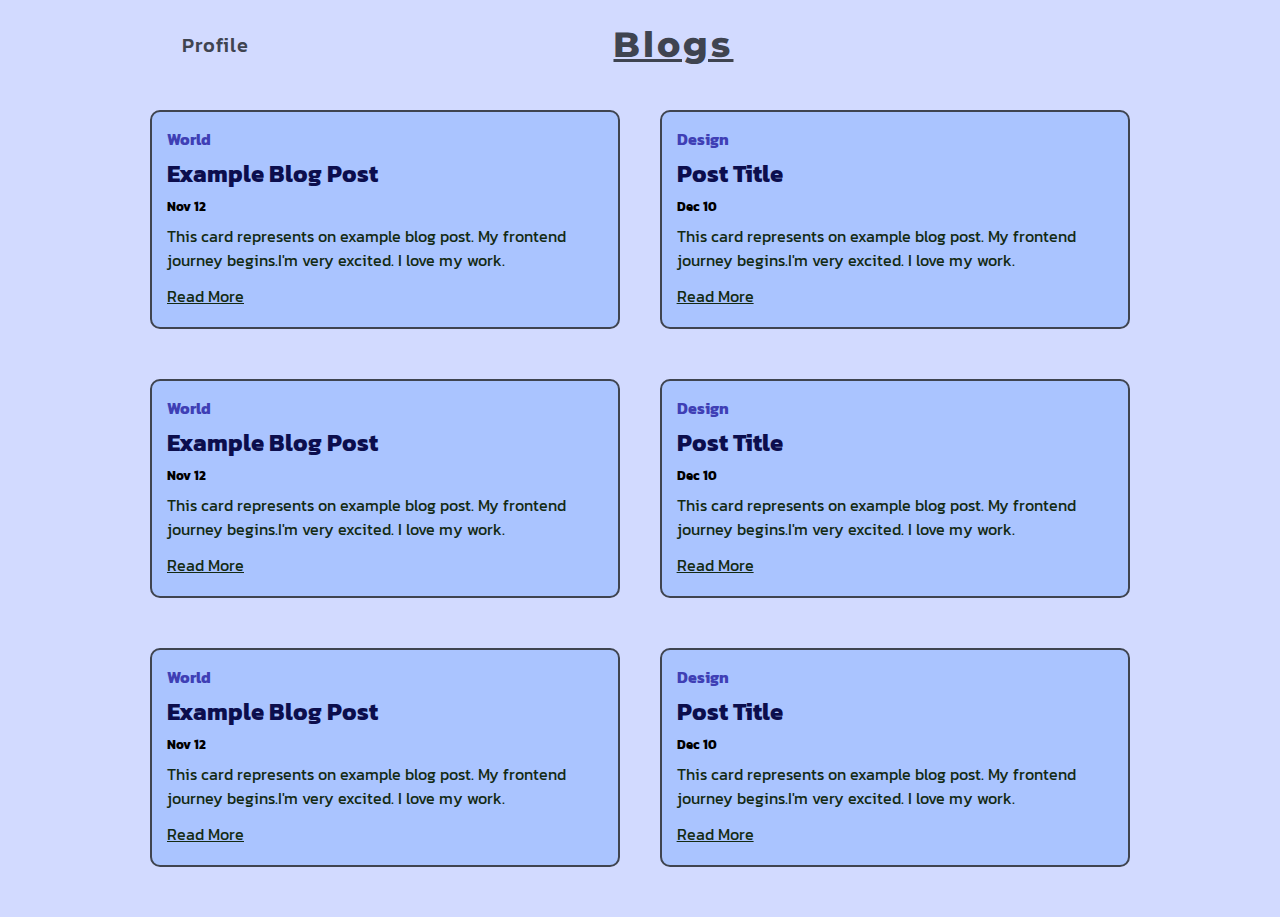
<file: index.html>
<!DOCTYPE html>
<html lang="en">
<head>
    <meta charset="UTF-8">
    <meta name="viewport" content="width=device-width, initial-scale=1.0">
    <title>Blog Page</title>
    <link rel="stylesheet" href="style.css">
    <link rel="stylesheet" href="https://cdnjs.cloudflare.com/ajax/libs/font-awesome/6.4.2/css/all.min.css" integrity="sha512-z3gLpd7yknf1YoNbCzqRKc4qyor8gaKU1qmn+CShxbuBusANI9QpRohGBreCFkKxLhei6S9CQXFEbbKuqLg0DA==" crossorigin="anonymous" referrerpolicy="no-referrer" />
    <link rel="shortcut icon" href="/favicon.ico" type="image/x-icon">
</head>
<body>
    <div id="wrapper">
        <header>
            <p>Profile</p>
            <h1>Blogs</h1>
            <i class="fa-solid fa-magnifying-glass"></i>
        </header>

        <section class="container">
            <div class="row">
                <div class="blog left">
                    <h4 class="subtitle">World</h4>
                    <h2 class="blogheading">Example Blog Post</h2>
                    <h5 class="date">Nov 12</h5>
                    <p>This card represents on example blog post. My frontend journey begins.I'm very excited. I love my work.</p>
                    <a href="./page.html">Read More</a>
                </div>

                <div class="blog right">
                    <h4 class="subtitle">Design</h4>
                    <h2 class="blogheading">Post Title</h2>
                    <h5 class="date">Dec 10</h5>
                    <p>This card represents on example blog post. My frontend journey begins.I'm very excited. I love my work.</p>
                    <a href="./page.html">Read More</a>
                </div>
            </div>

            <div class="row">
                <div class="blog left">
                    <h4 class="subtitle">World</h4>
                    <h2 class="blogheading">Example Blog Post</h2>
                    <h5 class="date">Nov 12</h5>
                    <p>This card represents on example blog post. My frontend journey begins.I'm very excited. I love my work.</p>
                    <a href="./page.html">Read More</a>
                </div>

                <div class="blog right">
                    <h4 class="subtitle">Design</h4>
                    <h2 class="blogheading">Post Title</h2>
                    <h5 class="date">Dec 10</h5>
                    <p>This card represents on example blog post. My frontend journey begins.I'm very excited. I love my work.</p>
                    <a href="./page.html">Read More</a>
                </div>
            </div>

            <div class="row">
                <div class="blog left">
                    <h4 class="subtitle">World</h4>
                    <h2 class="blogheading">Example Blog Post</h2>
                    <h5 class="date">Nov 12</h5>
                    <p>This card represents on example blog post. My frontend journey begins.I'm very excited. I love my work.</p>
                    <a href="./page.html">Read More</a>
                </div>

                <div class="blog right">
                    <h4 class="subtitle">Design</h4>
                    <h2 class="blogheading">Post Title</h2>
                    <h5 class="date">Dec 10</h5>
                    <p>This card represents on example blog post. My frontend journey begins.I'm very excited. I love my work.</p>
                    <a href="./page.html">Read More</a>
                </div>
            </div>
        </section>
    </div>
</body>
</html>
</file>
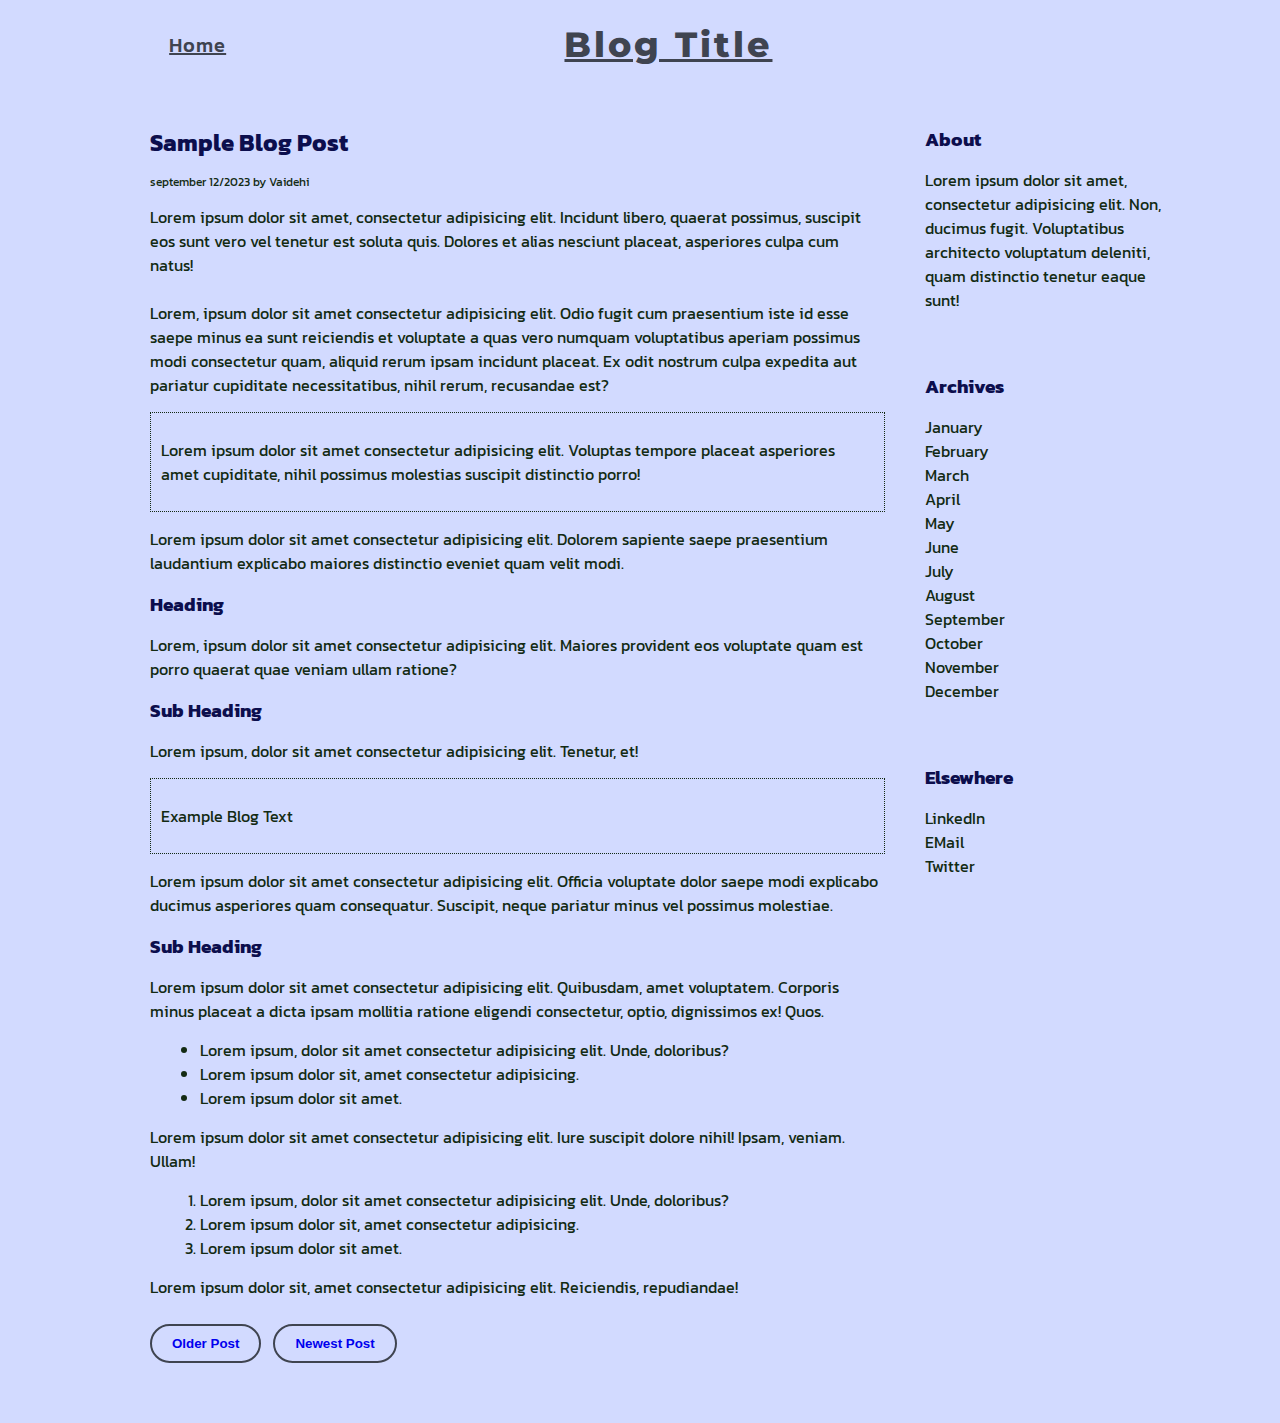
<file: page.html>
<!DOCTYPE html>
<html lang="en">
<head>
    <meta charset="UTF-8">
    <meta name="viewport" content="width=device-width, initial-scale=1.0">
    <title>Page</title>
    <link rel="stylesheet" href="page.css">
    <link rel="stylesheet" href="style.css">
    <link rel="stylesheet" href="https://cdnjs.cloudflare.com/ajax/libs/font-awesome/6.4.2/css/all.min.css" integrity="sha512-z3gLpd7yknf1YoNbCzqRKc4qyor8gaKU1qmn+CShxbuBusANI9QpRohGBreCFkKxLhei6S9CQXFEbbKuqLg0DA==" crossorigin="anonymous" referrerpolicy="no-referrer" />
    <link rel="shortcut icon" href="/favicon.ico" type="image/x-icon">
    
<body>
    <header>
        <p><a href="./index.html">Home</a></p>
        <h1>Blog Title</h1>
        <i class="fa-solid fa-magnifying-glass"></i>
    </header>

    <section>
        <div class="content">
            <h2>Sample Blog Post</h2>
            <p class="date">september 12/2023 by Vaidehi</p>
            <p class="text">
                Lorem ipsum dolor sit amet, consectetur adipisicing elit. Incidunt 
                libero, quaerat possimus, suscipit eos sunt vero vel tenetur est soluta quis. Dolores et alias nesciunt placeat, asperiores culpa cum natus!
            <br/><br/>
                Lorem, ipsum dolor sit amet consectetur adipisicing elit. Odio fugit cum
                praesentium iste id esse saepe minus ea sunt reiciendis et voluptate a
                quas vero numquam voluptatibus aperiam possimus modi consectetur quam,
                aliquid rerum ipsam incidunt placeat. Ex odit nostrum culpa expedita aut
                pariatur cupiditate necessitatibus, nihil rerum, recusandae est?
            </p>

            <div class="borderText">
                <p class="text">
                    Lorem ipsum dolor sit amet consectetur adipisicing elit. Voluptas
                    tempore placeat asperiores amet cupiditate, nihil possimus molestias
                    suscipit distinctio porro!
                </p>
            </div>

            <p class="text">
                Lorem ipsum dolor sit amet consectetur adipisicing elit. Dolorem
                sapiente saepe praesentium laudantium explicabo maiores distinctio
                eveniet quam velit modi.
            </p>

            <h3>Heading</h3>
            <p class="text">
                Lorem, ipsum dolor sit amet consectetur adipisicing elit. Maiores
                provident eos voluptate quam est porro quaerat quae veniam ullam
                ratione?
            </p>

            <h3>Sub Heading</h3>
            <p class="text">
                Lorem ipsum, dolor sit amet consectetur adipisicing elit. Tenetur, et!
            </p>

            <div class="borderText">
                <p class="text">Example Blog Text</p>
            </div>

            <p class="text">
                Lorem ipsum dolor sit amet consectetur adipisicing elit. Officia
                voluptate dolor saepe modi explicabo ducimus asperiores quam
                consequatur. Suscipit, neque pariatur minus vel possimus molestiae.
            </p>

            <h3>Sub Heading</h3>
            <p class="text">
                Lorem ipsum dolor sit amet consectetur adipisicing elit. Quibusdam,
                amet voluptatem. Corporis minus placeat a dicta ipsam mollitia ratione
                eligendi consectetur, optio, dignissimos ex! Quos.
            </p>
            <ul>
                <li>Lorem ipsum, dolor sit amet consectetur adipisicing elit. Unde,
                    doloribus?</li>
                <li>Lorem ipsum dolor sit, amet consectetur adipisicing.</li>
                <li>Lorem ipsum dolor sit amet.</li>
            </ul>
            <p class="text">
                Lorem ipsum dolor sit amet consectetur adipisicing elit. Iure suscipit
                dolore nihil! Ipsam, veniam. Ullam!
            </p>

            <ol>
                <li>Lorem ipsum, dolor sit amet consectetur adipisicing elit. Unde,
                    doloribus?</li>
                <li>Lorem ipsum dolor sit, amet consectetur adipisicing.</li>
                <li>Lorem ipsum dolor sit amet.</li>
            </ol>
            <p class="text">
                Lorem ipsum dolor sit, amet consectetur adipisicing elit. Reiciendis,
                repudiandae!
            </p>

            <div class="btn">
                <button><a href="./index.html">Older Post</a></button>
                <button><a href="./index.html">Newest Post</a></button>
            </div>
        </div>

        <aside>
            <div class="about">
                <h3>About</h3>
                <p class="text">
                    Lorem ipsum dolor sit amet, consectetur adipisicing elit. Non,
                    ducimus fugit. Voluptatibus architecto voluptatum deleniti, quam
                    distinctio tenetur eaque sunt!
                </p>
            </div>

            <div class="archives">
                <h3>Archives</h3>
                <a href="#">January</a>
                <a href="#">February</a>
                <a href="#">March</a>
                <a href="#">April</a>
                <a href="#">May</a>
                <a href="#">June</a>
                <a href="#">July</a>
                <a href="#">August</a>
                <a href="#">September</a>
                <a href="#">October</a>
                <a href="#">November</a>
                <a href="#">December</a>
            </div>

            <div class="socials">
                <h3>Elsewhere</h3>
                <a href="#">LinkedIn</a>
                <a href="#">EMail</a>
                <a href="#">Twitter</a>
            </div>
        </aside>
    </section>
</body>
</html>
</file>
<file: style.css>
@import url('https://fonts.googleapis.com/css2?family=Fraunces:opsz,wght@9..144,600&family=Kanit&family=Libre+Baskerville&family=Montserrat:wght@900&display=swap');
*{
    margin: 0;
    padding: 0;
    box-sizing: border-box;
}

body{
    font-family: 'Kanit', sans-serif;
    background-color: #D2DAFF;
}

#wrapper{
    margin: 0;
    overflow-x: hidden;
    overflow-y: auto;
}

header{
    margin-top: 30px;
    display: flex;
    justify-content: space-around;
    align-items: center;
}

header h1{
    font-family: 'Montserrat', sans-serif;
    text-decoration:underline;
    font-size: 35px;
    line-height: 30px;
    font-weight: 800;
    letter-spacing: 3px;
    color: #3F4450;
}

header p{
    color: #3F4450;
    font-size: 20px;
    font-weight: 500;
    letter-spacing: 1px;
}

header a{
    color: #3F4450;
}

.container{
    /* border: 1px solid black; */
    margin: 50px 150px;
    gap:50px;
    display: flex;
    flex-direction: column;
}

.row{
    display: flex;
    justify-content: space-between;
}

.left, .right{
    width: 48%;
}

.blog{
    border: 2px solid #3F4450;
    padding: 15px;
    background-color: #AAC4FF;
    border-radius: 10px;
}

.blog a, .blog p{
    color: #132a13;
    margin: 8px 0;
}

.blog a{
    transition: transform 0.5s ease;
    margin: 4px 0;
    display: inline-block;
}

.blog h2{
    color: #0c0e4d;
    margin: 5px 0;
}

.blog h4{
    color: #3f3fb5;
}

.blog:hover a{
    transform: scale(1.1);
}
</file>
<file: page.css>
section{
    display: grid;
    /* margin-top: 50px; */
    grid-template-columns: 75% 25%;
    grid-auto-rows: auto;
    margin: 50px 150px;
    color: #132a13;
    gap: 40px;
}

section h2, h3{
    color: #0c0e4d;
    margin: 15px 0;
    font-family: 'Kanit', sans-serif;
}

section .date{
    font-size: 12px;
    margin: 0 0 4px 0;
    line-height: 15px;
}

.text{
    margin: 15px 0;
}

.borderText{
    border: 1px dotted ;
}

.borderText .text{
    padding: 10px;
}

section ul, section ol{
    margin-left: 50px;
}

section .btn button{
    border-radius: 30px;
    padding: 10px 20px;
    /* color: #fff;
    background-color: #B1B2FF; */
    font-weight: 700;
    cursor: pointer;
    background: transparent;
    border: 2px solid #3F4450;
    margin: 10px 8px 10px 0;
    transition: backgroun-color 0.5s ease;
}

.btn a{
    text-decoration: none;
}

a:hover, a:active{
    color: #EEF1FF;
}
section .btn button:hover{
    background-color: #B1B2FF;
    color: #EEF1FF;
}

section aside .archives{
    margin: 60px 0;
}

section aside a{
    display: block;
    color: #132a13;
    text-decoration: none;
}
</file>
